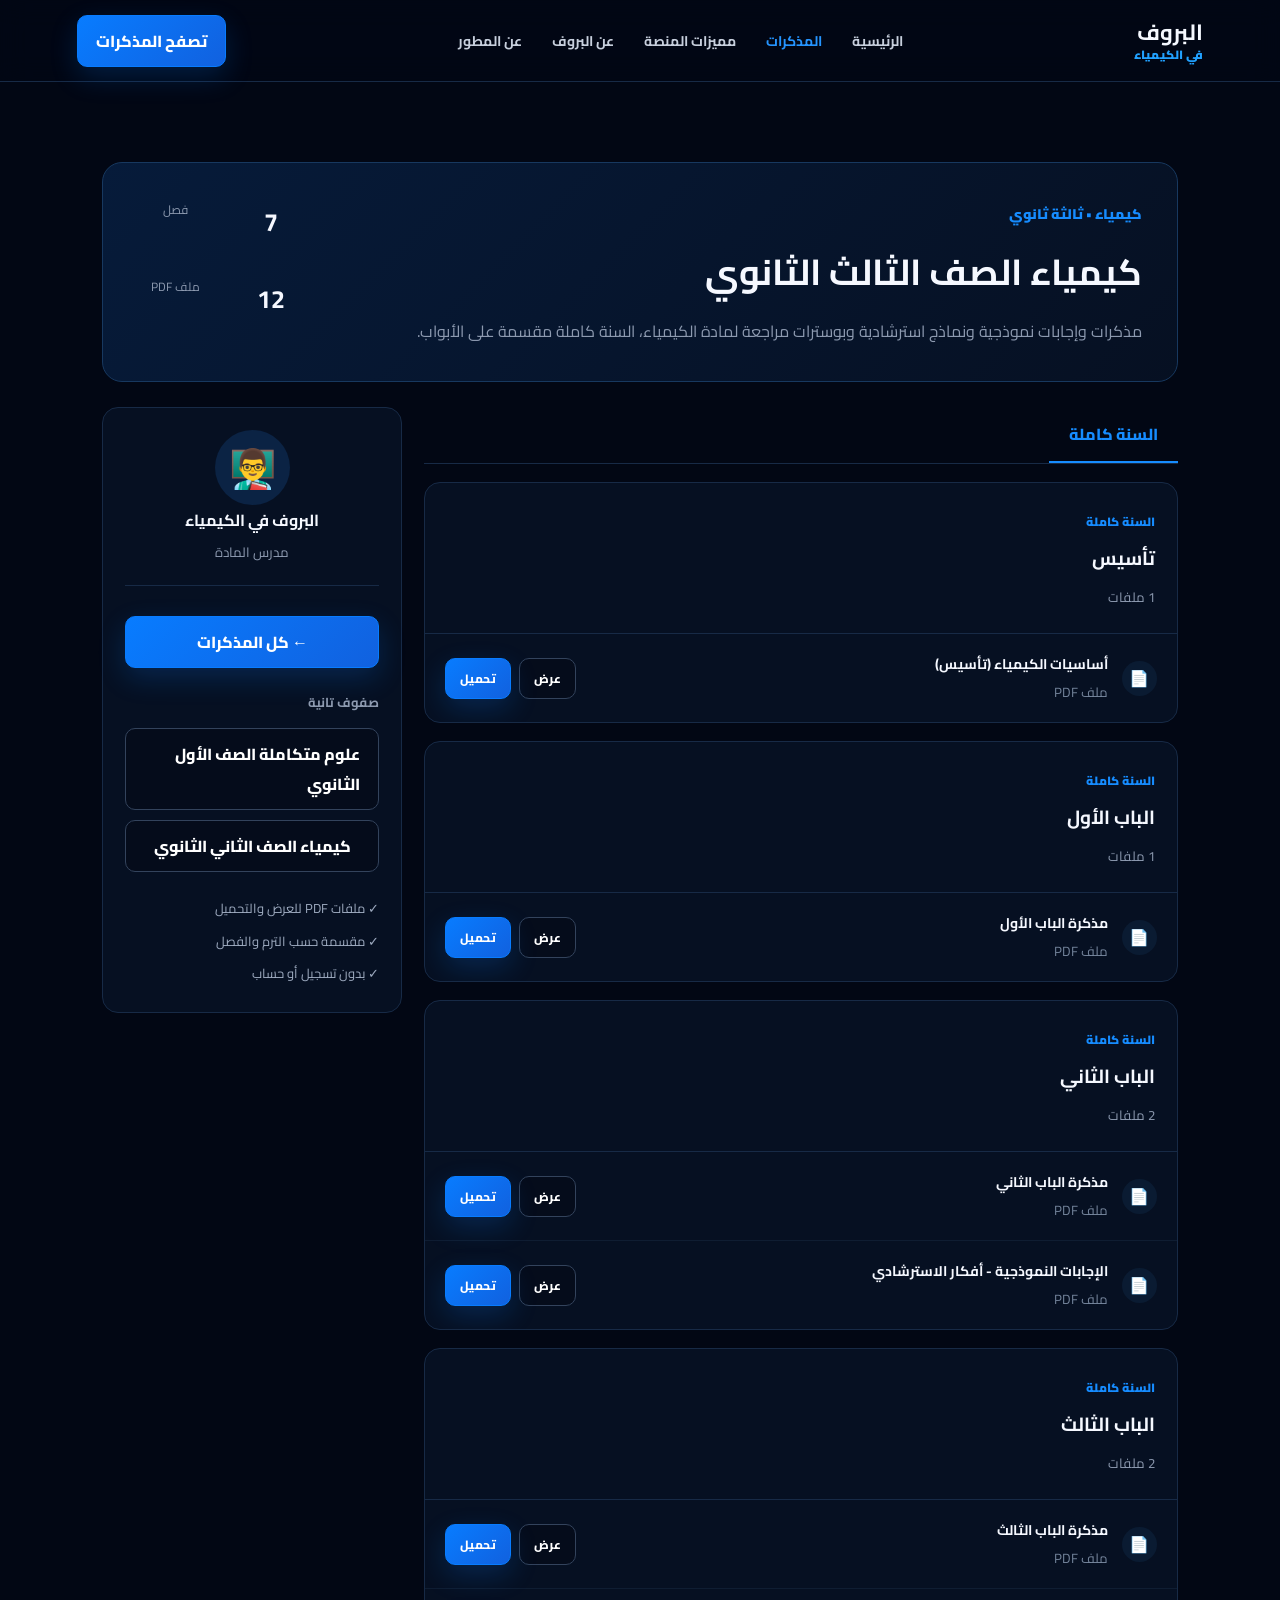
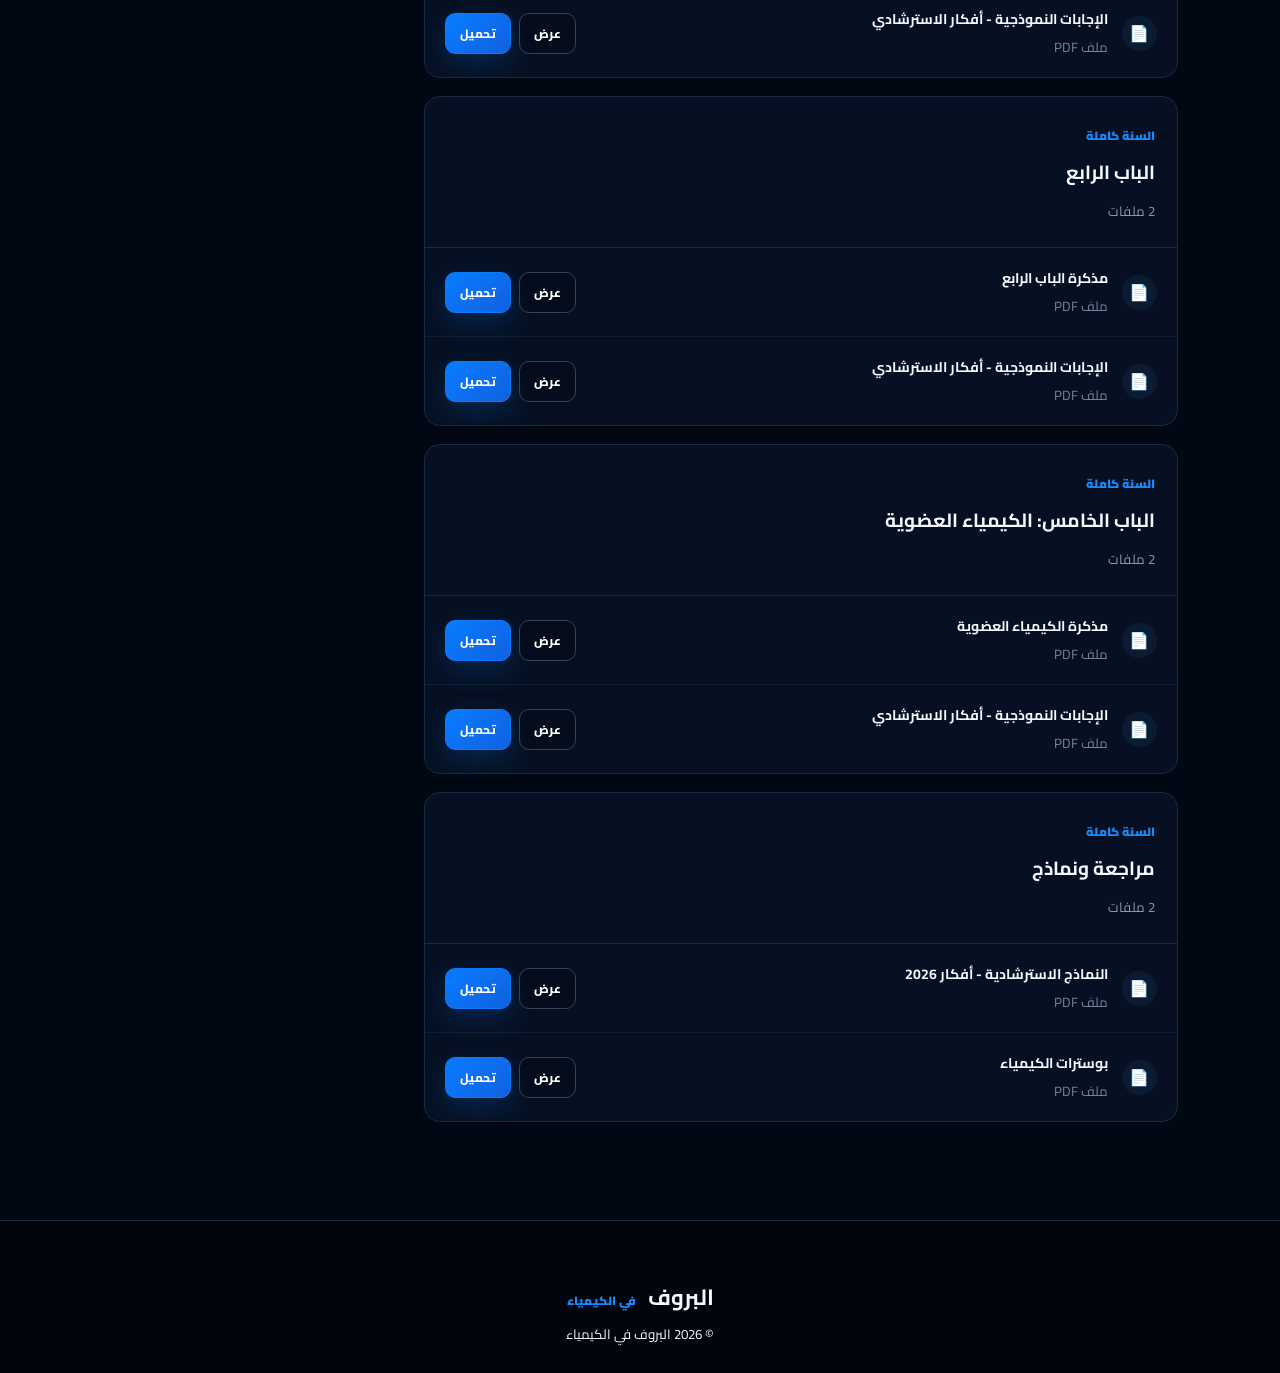
<file: course.html>
<!doctype html>
<html lang="ar" dir="rtl">
<head>
    <meta charset="utf-8">
    <meta name="viewport" content="width=device-width, initial-scale=1">
    <title>المذكرات | البروف</title>
    <link href="https://fonts.googleapis.com/css2?family=Cairo:wght@400;600;700;800;900&display=swap" rel="stylesheet">
    <link rel="stylesheet" href="style.css">
</head>

<body>
    <header class="header">
        <a class="brand" href="index.html">
            <b>البروف</b>
            <span>في الكيمياء</span>
        </a>
        <nav class="nav">
            <a href="index.html">الرئيسية</a>
            <a class="active" href="courses.html">المذكرات</a>
            <a href="index.html#features">مميزات المنصة</a>
            <a href="index.html#about">عن البروف</a>
            <a href="developer.html">عن المطور</a>
        </nav>
        <div class="header-actions">
            <a class="btn primary" href="courses.html">تصفح المذكرات</a>
        </div>
        <button class="mobile-menu" type="button" aria-label="القائمة">☰</button>
    </header>

    <main class="page">
        <div class="course-hero">
            <div>
                <span class="eyebrow" id="gradeEyebrow"></span>
                <h1 id="gradeTitle"></h1>
                <p id="gradeDesc"></p>
            </div>
            <div class="course-stat">
                <b id="gradeChapters">0</b>
                <span>فصل</span>
                <b id="gradeFiles">0</b>
                <span>ملف PDF</span>
            </div>
        </div>

        <div class="course-layout">
            <section>
                <div class="tabs" id="termTabs"></div>
                <div id="chapterList"></div>
            </section>

            <aside class="course-sidebar">
                <div class="teacher-mini">
                    <div>👨‍🏫</div>
                    <b>البروف في الكيمياء</b>
                    <small>مدرس المادة</small>
                </div>

                <a href="courses.html" class="btn primary full">← كل المذكرات</a>

                <h4>صفوف تانية</h4>
                <div id="otherGrades"></div>

                <div class="side-info">
                    <p>✓ ملفات PDF للعرض والتحميل</p>
                    <p>✓ مقسمة حسب الترم والفصل</p>
                    <p>✓ بدون تسجيل أو حساب</p>
                </div>
            </aside>
        </div>
    </main>

    <footer>
        <div class="footer-brand">
            <b>البروف</b>
            <span>في الكيمياء</span>
        </div>
        <small>© 2026 البروف في الكيمياء</small>
    </footer>

    <script src="data.js"></script>
    <script src="app.js"></script>
</body>
</html>
</file>
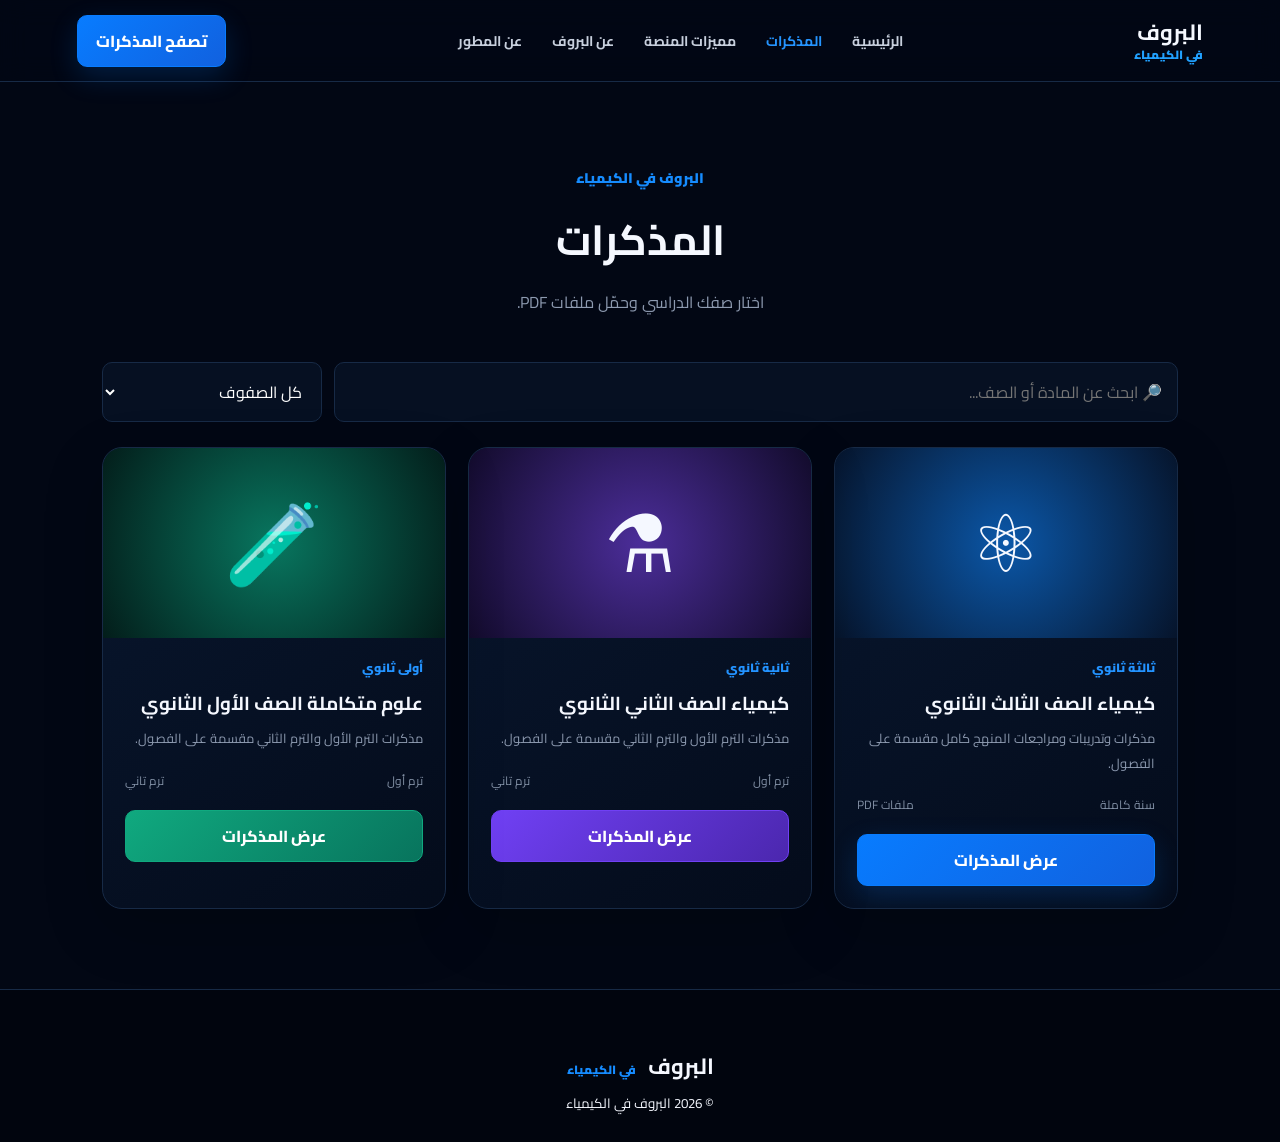
<file: courses.html>
<!doctype html>
<html lang="ar" dir="rtl">
<head>
    <meta charset="utf-8">
    <meta name="viewport" content="width=device-width, initial-scale=1">
    <title>المذكرات | البروف</title>
    <link href="https://fonts.googleapis.com/css2?family=Cairo:wght@400;600;700;800;900&display=swap" rel="stylesheet">
    <link rel="stylesheet" href="style.css">
</head>

<body>
    <header class="header">
        <a class="brand" href="index.html">
            <b>البروف</b>
            <span>في الكيمياء</span>
        </a>
        <nav class="nav">
            <a href="index.html">الرئيسية</a>
            <a class="active" href="courses.html">المذكرات</a>
            <a href="index.html#features">مميزات المنصة</a>
            <a href="index.html#about">عن البروف</a>
            <a href="developer.html">عن المطور</a>
        </nav>
        <div class="header-actions">
            <a class="btn primary" href="courses.html">تصفح المذكرات</a>
        </div>
        <button class="mobile-menu" type="button" aria-label="القائمة">☰</button>
    </header>

    <main class="page">
        <div class="page-title">
            <span>البروف في الكيمياء</span>
            <h1>المذكرات</h1>
            <p>اختار صفك الدراسي وحمّل ملفات PDF.</p>
        </div>

        <div class="filters">
            <input id="courseSearch" placeholder="🔎 ابحث عن المادة أو الصف..." autocomplete="off">
            <select id="gradeFilter">
                <option value="">كل الصفوف</option>
                <option value="third">ثالثة ثانوي</option>
                <option value="second">ثانية ثانوي</option>
                <option value="first">أولى ثانوي</option>
            </select>
        </div>

        <div class="course-grid">
            <article class="course-card searchable blue-card" data-grade="third">
                <div class="course-icon">⚛</div>
                <span>ثالثة ثانوي</span>
                <h3>كيمياء الصف الثالث الثانوي</h3>
                <p>مذكرات وتدريبات ومراجعات المنهج كامل مقسمة على الفصول.</p>
                <div class="course-meta">
                    <span>سنة كاملة</span>
                    <span>ملفات PDF</span>
                </div>
                <a href="course.html?grade=third" class="btn primary full">عرض المذكرات</a>
            </article>

            <article class="course-card searchable purple-card" data-grade="second">
                <div class="course-icon">⚗</div>
                <span>ثانية ثانوي</span>
                <h3>كيمياء الصف الثاني الثانوي</h3>
                <p>مذكرات الترم الأول والترم الثاني مقسمة على الفصول.</p>
                <div class="course-meta">
                    <span>ترم أول</span>
                    <span>ترم تاني</span>
                </div>
                <a href="course.html?grade=second" class="btn purple full">عرض المذكرات</a>
            </article>

            <article class="course-card searchable green-card" data-grade="first">
                <div class="course-icon">🧪</div>
                <span>أولى ثانوي</span>
                <h3>علوم متكاملة الصف الأول الثانوي</h3>
                <p>مذكرات الترم الأول والترم الثاني مقسمة على الفصول.</p>
                <div class="course-meta">
                    <span>ترم أول</span>
                    <span>ترم تاني</span>
                </div>
                <a href="course.html?grade=first" class="btn green full">عرض المذكرات</a>
            </article>
        </div>

        <p id="noResults" class="no-results" hidden>مفيش نتائج مطابقة لبحثك.</p>
    </main>

    <footer>
        <div class="footer-brand">
            <b>البروف</b>
            <span>في الكيمياء</span>
        </div>
        <small>© 2026 البروف في الكيمياء</small>
    </footer>

    <script src="app.js"></script>
</body>
</html>
</file>
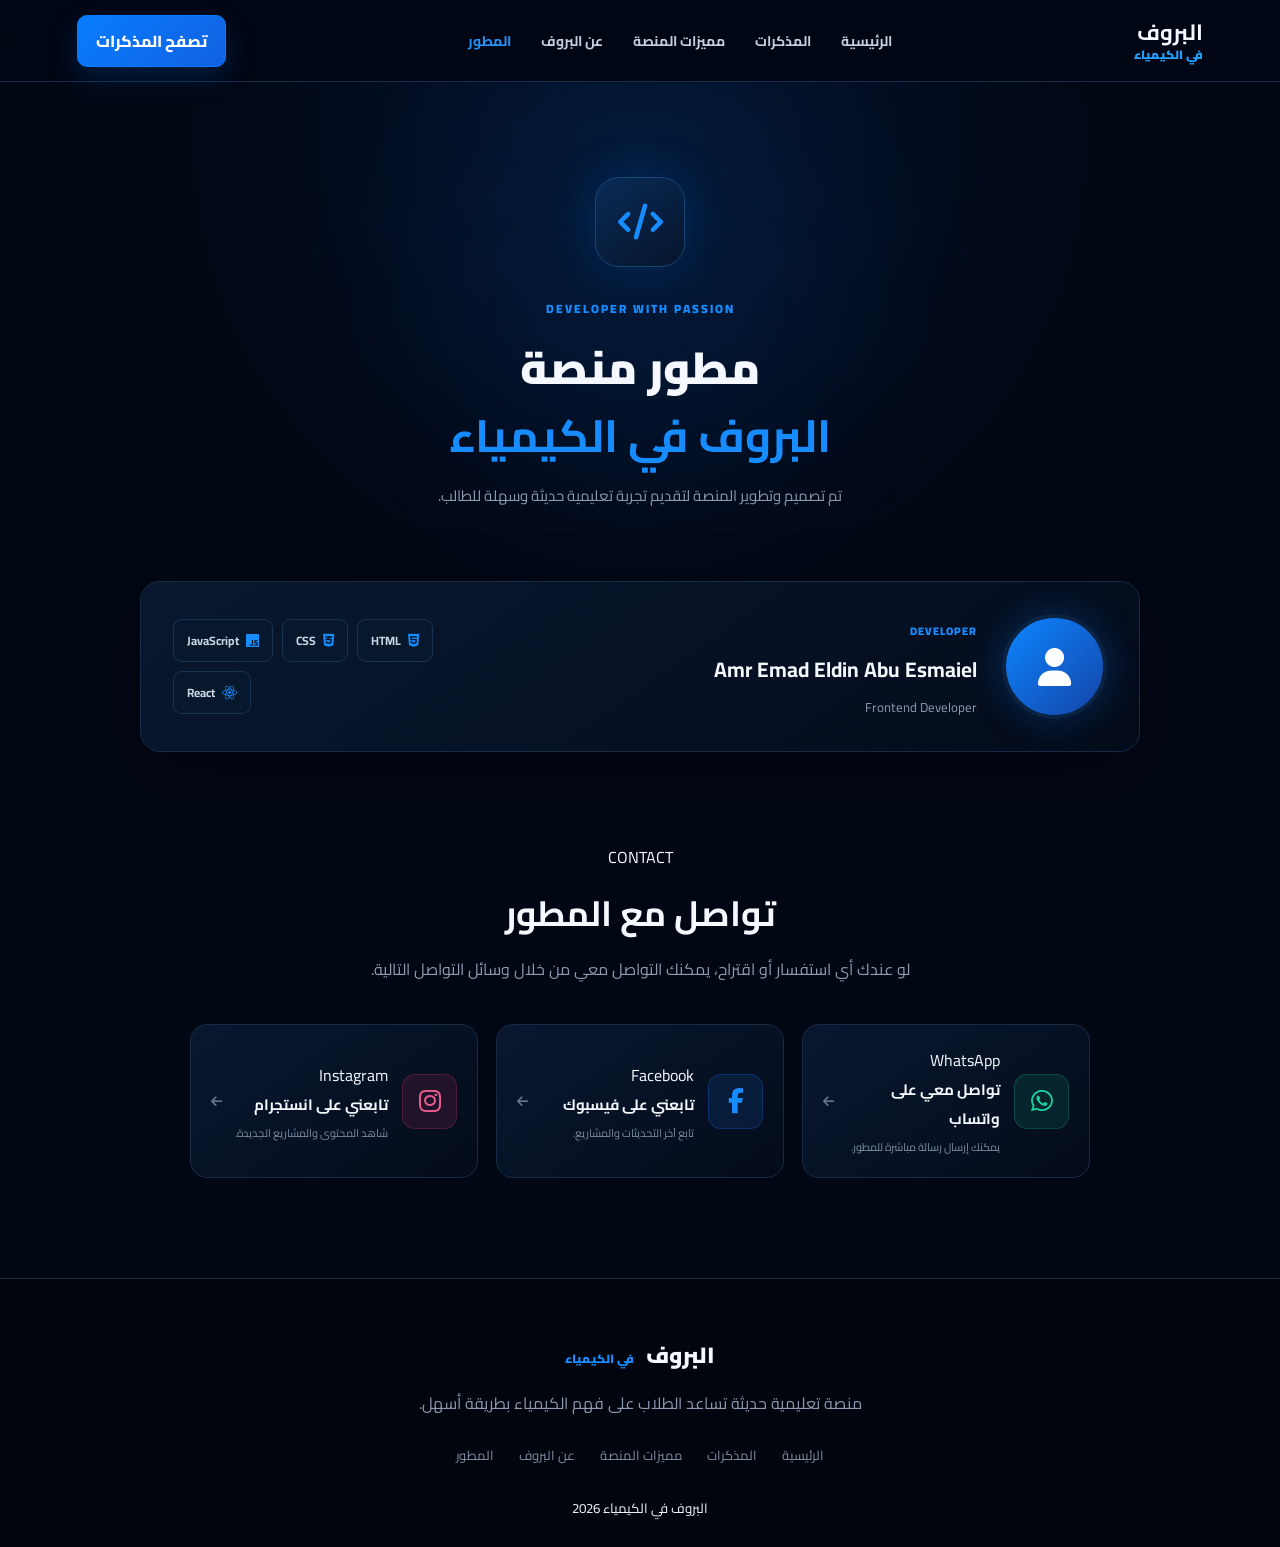
<file: developer.html>
<!DOCTYPE html>
<html lang="ar" dir="rtl">

<head>
    <meta charset="UTF-8">
    <meta name="viewport" content="width=device-width, initial-scale=1.0">

    <title>المطور | البروف في الكيمياء</title>

    <link rel="stylesheet" href="style.css">

    <link
        rel="stylesheet"
        href="https://fonts.googleapis.com/css2?family=Cairo:wght@400;500;600;700;800;900&display=swap"
    >

    <link
        rel="stylesheet"
        href="https://cdnjs.cloudflare.com/ajax/libs/font-awesome/6.5.2/css/all.min.css"
    >
</head>

<body>

    <!-- Header -->

    <header class="header">

        <a href="index.html" class="brand">
            <strong>البروف</strong>
            <span>في الكيمياء</span>
        </a>

        <nav class="nav">
            <a href="index.html">الرئيسية</a>
            <a href="courses.html">المذكرات</a>
            <a href="index.html#features">مميزات المنصة</a>
            <a href="index.html#about">عن البروف</a>
            <a href="developer.html" class="active">المطور</a>
        </nav>

        <div class="header-actions">
            <a href="courses.html" class="btn primary">تصفح المذكرات</a>
        </div>

        <button class="mobile-menu" type="button" aria-label="القائمة">
            <i class="fa-solid fa-bars"></i>
        </button>

    </header>


    

    <main class="developer-page">


        
        <section class="developer-hero">

            <div class="developer-glow"></div>

            <div class="developer-icon">
                <i class="fa-solid fa-code"></i>
            </div>

            <span>
                DEVELOPER WITH PASSION
            </span>

            <h1>

                مطور منصة

                <strong>
                    البروف في الكيمياء
                </strong>

            </h1>

            <p>
                تم تصميم وتطوير المنصة لتقديم تجربة تعليمية حديثة وسهلة للطالب.
            </p>

        </section>


        <!-- Developer Information -->

        <section class="developer-card">

            <div class="developer-avatar">

                <i class="fa-solid fa-user"></i>

            </div>


            <div class="developer-info">

                <small>
                    DEVELOPER
                </small>

                <h2>
                    Amr Emad Eldin Abu Esmaiel
                </h2>

                <p>
                    Frontend Developer
                </p>

            </div>


            <div class="developer-skills">

                <span>

                    <i class="fa-brands fa-html5"></i>

                    HTML

                </span>


                <span>

                    <i class="fa-brands fa-css3-alt"></i>

                    CSS

                </span>


                <span>

                    <i class="fa-brands fa-js"></i>

                    JavaScript

                </span>


                <span>

                    <i class="fa-brands fa-react"></i>

                    React

                </span>

            </div>

        </section>


        <!-- Contact Developer -->

        <section class="developer-contact">


            <div class="section-head developer-heading">

                <div>

                    <span>
                        CONTACT
                    </span>

                    <h2>
                        تواصل مع المطور
                    </h2>

                    <p>
                        لو عندك أي استفسار أو اقتراح، يمكنك التواصل معي من خلال وسائل التواصل التالية.
                    </p>

                </div>

            </div>


            <div class="developer-social">


                <!-- WhatsApp -->

                <a
                    href="https://wa.me/201040529398"
                    target="_blank"
                    rel="noopener noreferrer"
                    class="developer-social-card"
                >

                    <div class="developer-social-icon whatsapp">

                        <i class="fa-brands fa-whatsapp"></i>

                    </div>


                    <div class="developer-social-info">

                        <span>
                            WhatsApp
                        </span>

                        <h3>
                            تواصل معي على واتساب
                        </h3>

                        <p>
                            يمكنك إرسال رسالة مباشرة للمطور.
                        </p>

                    </div>


                    <div class="developer-arrow">

                        <i class="fa-solid fa-arrow-left"></i>

                    </div>

                </a>


                <!-- Facebook -->

                <a
                    href="https://www.facebook.com/amr.e.haleem"
                    target="_blank"
                    rel="noopener noreferrer"
                    class="developer-social-card"
                >

                    <div class="developer-social-icon facebook">

                        <i class="fa-brands fa-facebook-f"></i>

                    </div>


                    <div class="developer-social-info">

                        <span>
                            Facebook
                        </span>

                        <h3>
                            تابعني على فيسبوك
                        </h3>

                        <p>
                            تابع آخر التحديثات والمشاريع.
                        </p>

                    </div>


                    <div class="developer-arrow">

                        <i class="fa-solid fa-arrow-left"></i>

                    </div>

                </a>


                <!-- Instagram -->

                <a
                    href="https://www.instagram.com/_a_e.7"
                    target="_blank"
                    rel="noopener noreferrer"
                    class="developer-social-card"
                >

                    <div class="developer-social-icon instagram">

                        <i class="fa-brands fa-instagram"></i>

                    </div>


                    <div class="developer-social-info">

                        <span>
                            Instagram
                        </span>

                        <h3>
                            تابعني على انستجرام
                        </h3>

                        <p>
                            شاهد المحتوى والمشاريع الجديدة.
                        </p>

                    </div>


                    <div class="developer-arrow">

                        <i class="fa-solid fa-arrow-left"></i>

                    </div>

                </a>


            </div>

        </section>

    </main>


    <!-- Footer -->

    <footer>

        <div class="footer-brand">

            البروف

            <span>
                في الكيمياء
            </span>

        </div>


        <p>
            منصة تعليمية حديثة تساعد الطلاب على فهم الكيمياء بطريقة أسهل.
        </p>


        <div class="footer-links">
            <a href="index.html">الرئيسية</a>
            <a href="courses.html">المذكرات</a>
            <a href="index.html#features">مميزات المنصة</a>
            <a href="index.html#about">عن البروف</a>
            <a href="developer.html">المطور</a>
        </div>


        <small>
            البروف في الكيمياء 2026
        </small>

    </footer>


    <script src="app.js"></script>

</body>

</html>
</file>
<file: style.css>
* {
  margin: 0;
  padding: 0;
  box-sizing: border-box;
}

html {
  scroll-behavior: smooth;
}

body {
  font-family: Cairo, sans-serif;
  background: #020714;
  color: #f5f8ff;
  min-height: 100vh;
}

a {
  text-decoration: none;
  color: inherit;
}

button,
input,
select,
textarea {
  font: inherit;
}

button {
  cursor: pointer;
}

:root {
  --blue: #087cff;
  --blue2: #21a1ff;
  --bg: #020714;
  --panel: #061022;
  --line: #172a46;
  --muted: #8d9ab0;
  --purple: #7b4cff;
  --green: #12b889;
}

.header {
  height: 82px;
  padding: 0 6%;
  display: flex;
  align-items: center;
  justify-content: space-between;
  border-bottom: 1px solid var(--line);
  background: rgba(2, 7, 20, 0.9);
  backdrop-filter: blur(14px);
  position: sticky;
  top: 0;
  z-index: 100;
}

.brand {
  display: flex;
  flex-direction: column;
  font-size: 22px;
  font-weight: 900;
  line-height: 1;
}

.brand span {
  font-size: 12px;
  color: var(--blue2);
  margin-top: 6px;
}

.nav {
  display: flex;
  gap: 30px;
  color: #c7cfdd;
  font-size: 14px;
  font-weight: 700;
}

.nav a:hover,
.nav .active {
  color: #2594ff;
}

.header-actions {
  display: flex;
  gap: 9px;
}

.btn {
  display: inline-flex;
  align-items: center;
  justify-content: center;
  border-radius: 10px;
  padding: 10px 18px;
  border: 1px solid var(--line);
  font-weight: 800;
  transition: 0.25s;
}

.btn.primary {
  background: linear-gradient(135deg, #087cff, #1161df);
  border-color: #087cff;
  color: #fff;
  box-shadow: 0 10px 28px rgba(8, 124, 255, 0.2);
}

.btn.ghost {
  background: #050c1b;
  border-color: #33435c;
  color: #fff;
}

.btn.purple {
  background: linear-gradient(135deg, #7040f4, #4b27ae);
  border-color: #7040f4;
  color: #fff;
}

.btn.green {
  background: linear-gradient(135deg, #10a97f, #08745d);
  border-color: #10a97f;
  color: #fff;
}

.btn.big {
  padding: 14px 25px;
}

.btn.full {
  width: 100%;
}

.btn:hover {
  transform: translateY(-2px);
  filter: brightness(1.08);
}

.mobile-menu {
  display: none;
  background: none;
  border: 0;
  color: #fff;
  font-size: 25px;
}

.hero {
  min-height: 690px;
  padding: 70px 8%;
  display: flex;
  align-items: center;
  justify-content: space-between;
  gap: 40px;
  overflow: hidden;
  background:
    radial-gradient(
      circle at 75% 45%,
      rgba(0, 93, 255, 0.16),
      transparent 35%
    ),
    linear-gradient(180deg, #030916, #020714);
}

.hero-copy {
  max-width: 650px;
}

.eyebrow,
.section-head > span,
.page-title > span {
  color: #168cff;
  font-weight: 900;
  font-size: 14px;
}

.hero h1 {
  font-size: 55px;
  line-height: 1.35;
  margin: 17px 0;
  font-weight: 900;
}

.hero h1 span {
  display: block;
  color: #138bff;
}

.hero p {
  color: var(--muted);
  line-height: 2;
  font-size: 17px;
}

.hero-actions {
  display: flex;
  gap: 12px;
  margin-top: 28px;
}

.stats {
  display: flex;
  gap: 55px;
  margin-top: 45px;
}

.stats b {
  font-size: 27px;
  display: block;
}

.stats span {
  color: var(--muted);
  font-size: 13px;
}

.hero-visual {
  height: 520px;
  width: 520px;
  position: relative;
  display: grid;
  place-items: center;
}

.hero-visual:after {
  content: "";
  position: absolute;
  width: 360px;
  height: 90px;
  background: #087cff;
  opacity: 0.14;
  filter: blur(65px);
  bottom: 50px;
}

.hero-glow {
  position: absolute;
  width: 330px;
  height: 330px;
  border-radius: 50%;
  background: #087cff;
  opacity: 0.07;
  filter: blur(30px);
}

#atom-home,
#atom-about,
#atom-auth,
#atom-loader {
  width: 100%;
  height: 100%;
  position: relative;
  z-index: 2;
}

.section {
  padding: 100px 8%;
}

.section-head {
  text-align: center;
  margin-bottom: 48px;
}

.section-head h2 {
  font-size: 35px;
  margin: 8px 0;
}

.section-head p {
  color: var(--muted);
}

.feature-grid {
  display: grid;
  grid-template-columns: repeat(4, 1fr);
  gap: 18px;
}

.glass-card,
.course-card,
.exam-card,
.profile-card,
.contact-form,
.contact-info > div,
.dash-panel {
  background: linear-gradient(
    145deg,
    rgba(9, 24, 48, 0.95),
    rgba(4, 12, 27, 0.95)
  );
  border: 1px solid var(--line);
  box-shadow: 0 20px 60px rgba(0, 0, 0, 0.18);
}

.feature {
  padding: 30px 20px;
  text-align: center;
  border-radius: 18px;
  transition: 0.3s;
}

.feature:hover,
.course-card:hover,
.exam-card:hover {
  transform: translateY(-7px);
  border-color: #1c67b5;
}

.feature i {
  font-style: normal;
  width: 62px;
  height: 62px;
  border-radius: 16px;
  display: grid;
  place-items: center;
  margin: auto;
  background: #061d3e;
  color: #2697ff;
  font-size: 25px;
  border: 1px solid #103d70;
}

.feature h3 {
  margin: 18px 0 8px;
}

.feature p,
.course-card p,
.exam-card p {
  color: var(--muted);
  font-size: 13px;
  line-height: 1.9;
}

.courses-preview {
  background: #020714;
}

.course-grid {
  display: grid;
  grid-template-columns: repeat(3, 1fr);
  gap: 22px;
}

.course-card {
  border-radius: 20px;
  overflow: hidden;
  padding-bottom: 22px;
}

.course-icon {
  height: 190px;
  display: grid;
  place-items: center;
  font-size: 80px;
  background: radial-gradient(circle, #0b57a8, #06142b);
}

.purple-card .course-icon {
  background: radial-gradient(circle, #4b2d99, #120b2b);
}

.green-card .course-icon {
  background: radial-gradient(circle, #08765f, #031d1a);
}

.course-card > span {
  display: inline-block;
  margin: 18px 22px 0;
  color: #2393ff;
  font-size: 12px;
  font-weight: 900;
}

.course-card h3 {
  margin: 5px 22px;
}

.course-card p {
  margin: 0 22px;
}

.course-meta {
  display: flex;
  justify-content: space-between;
  color: #8290a5;
  font-size: 12px;
  margin: 18px 22px;
}

.course-card .btn {
  margin: 0 22px;
  width: calc(100% - 44px);
}

.about-section {
  padding: 100px 8%;
  display: flex;
  align-items: center;
  gap: 70px;
  background: linear-gradient(180deg, #030a17, #020714);
}

.about-visual {
  width: 50%;
  height: 430px;
}

.about-copy {
  flex: 1;
}

.about-copy h2 {
  font-size: 40px;
  margin: 10px 0 18px;
}

.about-copy > p {
  color: var(--muted);
  line-height: 2;
}

.about-copy ul {
  list-style: none;
  line-height: 2.5;
  margin: 20px 0;
  color: #dbe5f4;
}

.cta {
  text-align: center;
  padding: 100px 8%;
  background:
    radial-gradient(
      circle at center,
      rgba(8, 124, 255, 0.18),
      transparent 45%
    ),
    #020714;
}

.cta > span {
  color: #168cff;
  font-weight: 900;
}

.cta h2 {
  font-size: 38px;
  margin: 10px;
}

.cta p {
  color: var(--muted);
  margin-bottom: 25px;
}

footer {
  padding: 55px 8% 25px;
  text-align: center;
  border-top: 1px solid var(--line);
  background: #01050e;
}

footer p {
  color: var(--muted);
  margin: 12px 0 25px;
}

.footer-brand {
  font-size: 22px;
  font-weight: 900;
}

.footer-brand span {
  color: #168cff;
  font-size: 12px;
  margin-right: 7px;
}

.footer-links {
  display: flex;
  justify-content: center;
  gap: 25px;
  color: #8290a5;
  font-size: 13px;
  margin-bottom: 25px;
}

#loader {
  position: fixed;
  inset: 0;
  background: radial-gradient(circle at center, #061b3d, #01040b 65%);
  z-index: 9999;
  display: flex;
  flex-direction: column;
  align-items: center;
  justify-content: center;
  text-align: center;
  transition: 0.8s;
}

.loading {
  overflow: hidden;
}

.loader-brand {
  font-size: 32px;
  font-weight: 900;
  line-height: 1.1;
}

.loader-brand span {
  display: block;
  color: #168cff;
  font-size: 14px;
  margin-top: 6px;
}

#atom-loader {
  width: min(650px, 82vw);
  height: min(470px, 52vh);
}

#loader h2 {
  font-size: 20px;
  margin-top: -15px;
}

#loader p {
  color: #c1cada;
  margin: 8px 0 18px;
}

.load-track {
  width: min(470px, 75vw);
  height: 10px;
  border-radius: 20px;
  background: #13223b;
  border: 1px solid #254364;
  overflow: hidden;
}

.load-track div {
  height: 100%;
  width: 0;
  background: linear-gradient(90deg, #087cff, #1e9aff);
  box-shadow: 0 0 20px #087cff;
}

.load-track + #load-number {
  margin-top: 9px;
  font-size: 17px;
}

.loader-hide {
  opacity: 0;
  visibility: hidden;
}

.page {
  padding: 80px 8%;
  min-height: calc(100vh - 160px);
}

.page.narrow {
  max-width: 900px;
  margin: auto;
}

.page-title {
  text-align: center;
  margin-bottom: 45px;
}

.page-title h1 {
  font-size: 42px;
  margin: 8px;
}

.page-title p {
  color: var(--muted);
}

.filters {
  display: flex;
  gap: 12px;
  margin-bottom: 25px;
}

.filters input,
.filters select {
  background: #061022;
  border: 1px solid var(--line);
  color: #fff;
  padding: 13px 15px;
  border-radius: 10px;
  outline: none;
}

.filters input {
  flex: 1;
}

.filters select {
  width: 220px;
}

.course-hero {
  background: linear-gradient(135deg, #061b3a, #061022);
  border: 1px solid #17385f;
  border-radius: 20px;
  padding: 35px;
  display: flex;
  justify-content: space-between;
  gap: 30px;
  margin-bottom: 25px;
}

.course-hero h1 {
  font-size: 36px;
  margin: 10px 0;
}

.course-hero p {
  color: var(--muted);
}

.course-stat {
  display: grid;
  grid-template-columns: 1fr 1fr;
  gap: 5px 20px;
  text-align: center;
  min-width: 170px;
}

.course-stat b {
  font-size: 25px;
}

.course-stat span {
  color: var(--muted);
  font-size: 12px;
}

.progress-line {
  height: 7px;
  background: #15253c;
  border-radius: 20px;
  overflow: hidden;
  margin-top: 20px;
}

.progress-line span {
  display: block;
  height: 100%;
  background: #0c86ff;
  border-radius: 20px;
}

.course-layout {
  display: grid;
  grid-template-columns: 1fr 300px;
  gap: 22px;
}

.tabs {
  display: flex;
  gap: 7px;
  border-bottom: 1px solid var(--line);
  margin-bottom: 18px;
}

.tab {
  background: none;
  color: #8d9ab0;
  border: 0;
  padding: 12px 20px;
  font-weight: 800;
}

.tab.active {
  color: #168cff;
  border-bottom: 2px solid #168cff;
}

.unit {
  background: #061022;
  border: 1px solid var(--line);
  border-radius: 16px;
  margin-bottom: 18px;
  overflow: hidden;
}

.unit-title {
  padding: 22px;
  border-bottom: 1px solid var(--line);
}

.unit-title span {
  color: #168cff;
  font-size: 12px;
  font-weight: 900;
}

.unit-title h2 {
  font-size: 19px;
  margin: 5px 0;
}

.unit-title small {
  color: var(--muted);
}

.lesson-row {
  display: flex;
  align-items: center;
  gap: 14px;
  padding: 17px 20px;
  border-bottom: 1px solid #0f1d32;
}

.lesson-row:last-child {
  border: 0;
}

.lesson-number {
  width: 35px;
  height: 35px;
  border-radius: 50%;
  display: grid;
  place-items: center;
  background: #0a1b32;
  color: #168cff;
}

.lesson-row.done .lesson-number {
  background: #063c2e;
  color: #19d19b;
}

.lesson-row div {
  flex: 1;
}

.lesson-row b {
  display: block;
  font-size: 14px;
}

.lesson-row small {
  display: block;
  color: #75859c;
  margin-top: 3px;
}

.lesson-row em {
  font-style: normal;
  color: #168cff;
  font-size: 12px;
}

.locked {
  opacity: 0.55;
}

.course-sidebar {
  background: #061022;
  border: 1px solid var(--line);
  border-radius: 16px;
  padding: 22px;
  height: max-content;
}

.teacher-mini {
  text-align: center;
  border-bottom: 1px solid var(--line);
  padding-bottom: 20px;
  margin-bottom: 20px;
}

.teacher-mini div {
  width: 75px;
  height: 75px;
  border-radius: 50%;
  display: grid;
  place-items: center;
  margin: auto;
  background: #0b2344;
  font-size: 38px;
}

.teacher-mini b,
.teacher-mini small {
  display: block;
}

.teacher-mini small {
  color: var(--muted);
  margin-top: 5px;
}

.side-info {
  margin-top: 20px;
  color: #9eabc0;
  line-height: 2.5;
  font-size: 13px;
}

.exam-grid {
  display: grid;
  grid-template-columns: repeat(3, 1fr);
  gap: 22px;
}

.exam-card {
  border-radius: 18px;
  padding: 25px;
}

.exam-icon {
  font-size: 45px;
  margin-bottom: 18px;
}

.exam-card > span {
  color: #168cff;
  font-size: 12px;
  font-weight: 900;
}

.exam-card h2 {
  font-size: 20px;
  margin: 7px 0;
}

.exam-result {
  background: #07182d;
  padding: 10px;
  border-radius: 9px;
  color: #8d9ab0;
  font-size: 12px;
  margin: 20px 0;
}

.exam-result b {
  color: #19d19b;
}

.auth-page {
  background:
    radial-gradient(
      circle at 70% 40%,
      rgba(0, 100, 255, 0.15),
      transparent 35%
    ),
    #01050d;
}

.auth-wrap {
  min-height: 100vh;
  display: grid;
  grid-template-columns: 1fr 1fr;
  max-width: 1350px;
  margin: auto;
}

.auth-art {
  display: flex;
  flex-direction: column;
  align-items: center;
  justify-content: center;
  text-align: center;
  background:
    radial-gradient(
      circle at center,
      rgba(8, 124, 255, 0.16),
      transparent 48%
    );
  border-left: 1px solid var(--line);
}

.auth-logo {
  font-size: 26px;
  font-weight: 900;
}

.auth-logo span {
  display: block;
  color: #168cff;
  font-size: 13px;
}

#atom-auth {
  width: min(550px, 90%);
  height: 420px;
}

.auth-art h2 {
  font-size: 25px;
}

.auth-art p {
  color: var(--muted);
}

.auth-box {
  max-width: 500px;
  width: 100%;
  padding: 50px;
  margin: auto;
}

.back {
  color: #168cff;
  font-size: 13px;
}

.auth-brand {
  margin: 40px 0 25px;
}

.auth-brand b {
  font-size: 27px;
  display: block;
}

.auth-brand span {
  color: #168cff;
  font-size: 13px;
  font-weight: 800;
}

.auth-box h1 {
  font-size: 30px;
}

.muted {
  color: var(--muted);
  font-size: 13px;
  margin: 5px 0 25px;
}

.auth-box form label {
  display: block;
  font-size: 13px;
  font-weight: 700;
  margin: 14px 0 7px;
}

.auth-box input,
.auth-box select {
  width: 100%;
  padding: 13px 14px;
  background: #050d1b;
  border: 1px solid #1a2d49;
  border-radius: 9px;
  color: #fff;
  outline: none;
}

.password {
  position: relative;
}

.password input {
  padding-left: 70px;
}

.toggle-pass {
  position: absolute;
  left: 8px;
  top: 8px;
  background: none;
  border: 0;
  color: #168cff;
  font-size: 12px;
}

.form-row {
  display: flex !important;
  justify-content: space-between;
  align-items: center;
  margin: 12px 0 !important;
}

.form-row a {
  color: #168cff;
  font-size: 12px;
}

.check {
  display: flex !important;
  align-items: center;
  gap: 7px;
  color: #9eabc0;
  font-weight: 500 !important;
}

.check input {
  width: auto;
}

.switch {
  text-align: center;
  color: var(--muted);
  font-size: 13px;
  margin-top: 22px;
}

.switch a {
  color: #168cff;
  font-weight: 800;
}

.two-inputs {
  display: grid;
  grid-template-columns: 1fr 1fr;
  gap: 12px;
}

.dashboard {
  display: grid;
  grid-template-columns: 230px 1fr;
  max-width: 1400px;
  margin: auto;
  min-height: calc(100vh - 82px);
}

.dash-side {
  border-left: 1px solid var(--line);
  padding: 35px 18px;
  background: #030a16;
}

.dash-avatar,
.big-avatar {
  width: 70px;
  height: 70px;
  border-radius: 50%;
  background: linear-gradient(135deg, #0c86ff, #1544a8);
  display: grid;
  place-items: center;
  font-size: 28px;
  font-weight: 900;
}

.dash-side h3 {
  margin-top: 15px;
}

.dash-side p {
  color: var(--muted);
  font-size: 12px;
  margin-bottom: 25px;
}

.dash-side a {
  display: block;
  padding: 12px;
  border-radius: 8px;
  color: #8d9ab0;
  font-size: 13px;
  margin: 5px 0;
}

.dash-side a:hover,
.dash-side .selected {
  background: #08203e;
  color: #168cff;
}

.dash-main {
  padding: 40px;
}

.dash-welcome {
  display: flex;
  align-items: center;
  justify-content: space-between;
}

.dash-welcome span {
  color: #168cff;
  font-size: 13px;
  font-weight: 900;
}

.dash-welcome h1 {
  font-size: 30px;
}

.dash-welcome p {
  color: var(--muted);
}

.dash-stats {
  display: grid;
  grid-template-columns: repeat(4, 1fr);
  gap: 15px;
  margin: 28px 0;
}

.dash-stats > div {
  padding: 20px;
  background: #061022;
  border: 1px solid var(--line);
  border-radius: 14px;
}

.dash-stats small,
.dash-stats span {
  display: block;
  color: #8290a5;
  font-size: 11px;
}

.dash-stats b {
  display: block;
  font-size: 28px;
  margin: 6px 0;
}

.dash-stats span {
  color: #1acb9b;
}

.dash-grid {
  display: grid;
  grid-template-columns: 1.5fr 1fr;
  gap: 20px;
}

.dash-panel {
  border-radius: 16px;
  padding: 22px;
}

.panel-title {
  display: flex;
  justify-content: space-between;
  align-items: center;
  margin-bottom: 20px;
}

.panel-title h2 {
  font-size: 18px;
}

.panel-title a {
  color: #168cff;
  font-size: 12px;
}

.my-course {
  display: flex;
  align-items: center;
  gap: 12px;
  padding: 15px 0;
  border-bottom: 1px solid var(--line);
}

.my-course:last-child {
  border: 0;
}

.mini-icon {
  width: 50px;
  height: 50px;
  border-radius: 12px;
  display: grid;
  place-items: center;
  font-size: 25px;
}

.blue-bg {
  background: #082a55;
}

.purple-bg {
  background: #271450;
}

.grow {
  flex: 1;
}

.grow > b,
.grow > small {
  display: block;
}

.grow small {
  color: #8190a7;
  font-size: 11px;
  margin-top: 4px;
}

.grow .progress-line {
  margin-top: 9px;
}

.my-course .btn {
  padding: 8px 13px;
  font-size: 11px;
}

.activity {
  display: flex;
  gap: 12px;
  padding: 15px 0;
  border-bottom: 1px solid var(--line);
}

.activity > span {
  width: 35px;
  height: 35px;
  border-radius: 50%;
  background: #08203e;
  display: grid;
  place-items: center;
  color: #168cff;
}

.activity b,
.activity small {
  display: block;
}

.activity small {
  color: #7e8ba0;
  font-size: 11px;
  margin-top: 4px;
}

.lesson-page {
  padding: 35px 7%;
  max-width: 1450px;
  margin: auto;
}

.video-box {
  background: #000;
  border: 1px solid #173052;
  border-radius: 16px;
  overflow: hidden;
}

.video-screen {
  height: 550px;
  display: grid;
  place-items: center;
  position: relative;
  background:
    radial-gradient(
      circle at center,
      rgba(8, 124, 255, 0.18),
      transparent 35%
    ),
    linear-gradient(135deg, #030812, #06152c);
}

.video-screen:before {
  content: "⚛";
  font-size: 130px;
  color: #168cff;
  filter: drop-shadow(0 0 35px #087cff);
  opacity: 0.6;
}

.video-screen .play {
  position: absolute;
  width: 75px;
  height: 75px;
  border-radius: 50%;
  background: #087cff;
  display: grid;
  place-items: center;
  font-size: 25px;
  box-shadow: 0 0 40px rgba(8, 124, 255, 0.6);
}

.video-screen > span {
  position: absolute;
  bottom: 25px;
  color: #c8d1df;
}

.video-bottom {
  display: flex;
  justify-content: space-between;
  padding: 16px 20px;
}

.lesson-layout {
  display: grid;
  grid-template-columns: 1fr 330px;
  gap: 22px;
  margin-top: 22px;
}

.lesson-main {
  background: #061022;
  border: 1px solid var(--line);
  border-radius: 16px;
  padding: 28px;
}

.lesson-main h1 {
  font-size: 28px;
  margin: 8px 0;
}

.lesson-main > p {
  color: var(--muted);
  line-height: 2;
}

.lesson-actions {
  display: flex;
  gap: 10px;
  margin: 25px 0;
}

.lesson-notes {
  border-top: 1px solid var(--line);
  padding-top: 20px;
}

.note {
  padding: 15px;
  background: #07182d;
  border-radius: 10px;
  margin-top: 10px;
}

.note p {
  color: #8795aa;
  font-size: 13px;
  margin-top: 5px;
}

.lesson-list {
  background: #061022;
  border: 1px solid var(--line);
  border-radius: 16px;
  padding: 18px;
  height: max-content;
}

.lesson-list h3 {
  margin-bottom: 10px;
}

.lesson-list a {
  display: block;
  padding: 14px;
  border-bottom: 1px solid var(--line);
  font-size: 12px;
  color: #aeb9c9;
}

.lesson-list a.current {
  background: #082343;
  color: #168cff;
  border-radius: 8px;
}

.lesson-list small {
  display: block;
  color: #68778d;
  margin-top: 3px;
}

.profile-card {
  border-radius: 18px;
  padding: 30px;
}

.profile-head {
  display: flex;
  align-items: center;
  gap: 15px;
  padding-bottom: 25px;
  border-bottom: 1px solid var(--line);
  margin-bottom: 20px;
}

.profile-head p {
  color: var(--muted);
  font-size: 13px;
}

.profile-card label {
  display: block;
  font-size: 13px;
  font-weight: 700;
  margin: 14px 0 7px;
}

.profile-card input,
.profile-card select,
.contact-form input,
.contact-form textarea {
  width: 100%;
  padding: 13px 14px;
  background: #050d1b;
  border: 1px solid #1a2d49;
  border-radius: 9px;
  color: #fff;
  outline: none;
}

.contact-grid {
  display: grid;
  grid-template-columns: 1fr 1fr;
  gap: 25px;
}

.contact-info {
  display: grid;
  gap: 15px;
}

.contact-info > div {
  border-radius: 15px;
  padding: 25px;
}

.contact-info i {
  width: 45px;
  height: 45px;
  display: grid;
  place-items: center;
  background: #08203e;
  border-radius: 10px;
  color: #168cff;
  font-style: normal;
}

.contact-info h3 {
  margin: 12px 0 5px;
}

.contact-info p {
  color: var(--muted);
  font-size: 13px;
}

.contact-form {
  padding: 28px;
  border-radius: 15px;
}

.contact-form label {
  display: block;
  font-size: 13px;
  margin: 12px 0 7px;
}

.contact-form textarea {
  resize: vertical;
}

@media (max-width: 1000px) {
  .nav {
    display: none;
  }

  .mobile-menu {
    display: block;
  }

  .feature-grid {
    grid-template-columns: 1fr 1fr;
  }

  .hero {
    flex-direction: column;
    text-align: center;
  }

  .hero-copy {
    max-width: 800px;
  }

  .hero p {
    max-width: 700px;
    margin: auto;
  }

  .hero-actions,
  .stats {
    justify-content: center;
  }

  .hero-visual {
    width: 430px;
    height: 430px;
  }

  .course-grid {
    grid-template-columns: 1fr 1fr;
  }

  .about-section {
    flex-direction: column;
  }

  .about-visual {
    width: 100%;
  }

  .course-layout,
  .lesson-layout,
  .dash-grid {
    grid-template-columns: 1fr;
  }

  .dashboard {
    grid-template-columns: 1fr;
  }

  .dash-side {
    display: none;
  }

  .dash-main {
    padding: 25px;
  }

  .dash-stats {
    grid-template-columns: 1fr 1fr;
  }

  .auth-wrap {
    grid-template-columns: 1fr;
  }

  .auth-art {
    display: none;
  }

  .auth-box {
    max-width: 560px;
  }

  .exam-grid {
    grid-template-columns: 1fr 1fr;
  }
}

@media (max-width: 650px) {
  .header {
    padding: 0 5%;
  }

  .header-actions {
    display: none;
  }

  .nav.mobile-open {
    display: flex;
    position: absolute;
    top: 82px;
    right: 0;
    width: 100%;
    padding: 20px;
    background: #030916;
    flex-direction: column;
    text-align: center;
    gap: 18px;
  }

  .hero {
    padding: 55px 5%;
  }

  .hero h1 {
    font-size: 36px;
  }

  .hero p {
    font-size: 14px;
  }

  .hero-actions {
    flex-direction: column;
  }

  .stats {
    gap: 25px;
  }

  .hero-visual {
    width: 320px;
    height: 320px;
  }

  .section {
    padding: 75px 5%;
  }

  .section-head h2 {
    font-size: 27px;
  }

  .feature-grid,
  .course-grid,
  .exam-grid,
  .contact-grid {
    grid-template-columns: 1fr;
  }

  .filters {
    flex-direction: column;
  }

  .filters select {
    width: 100%;
  }

  .page {
    padding: 65px 5%;
  }

  .page-title h1 {
    font-size: 34px;
  }

  .course-hero {
    flex-direction: column;
  }

  .course-hero h1 {
    font-size: 28px;
  }

  .course-stat {
    grid-template-columns: repeat(4, 1fr);
  }

  .about-copy h2 {
    font-size: 30px;
  }

  .cta h2 {
    font-size: 29px;
  }

  .two-inputs {
    grid-template-columns: 1fr;
  }

  .auth-box {
    padding: 30px 22px;
  }

  .dash-welcome {
    flex-direction: column;
    align-items: flex-start;
    gap: 15px;
  }

  .lesson-page {
    padding: 20px 4%;
  }

  .video-screen {
    height: 300px;
  }

  .lesson-actions {
    flex-direction: column;
  }
}

.developer-page {
  min-height: calc(100vh - 82px);
  background:
    radial-gradient(
      circle at 50% 5%,
      rgba(8, 124, 255, 0.12),
      transparent 35%
    ),
    #020714;
}

/* Hero */

.developer-hero {
  position: relative;
  text-align: center;
  padding: 95px 8% 70px;
  overflow: hidden;
}

.developer-glow {
  position: absolute;
  width: 380px;
  height: 380px;
  top: 10px;
  left: 50%;
  transform: translateX(-50%);
  border-radius: 50%;
  background: #087cff;
  opacity: 0.08;
  filter: blur(100px);
  pointer-events: none;
}

.developer-icon {
  width: 90px;
  height: 90px;
  margin: 0 auto 25px;
  display: grid;
  place-items: center;
  border-radius: 24px;
  background:
    linear-gradient(
      145deg,
      #092b56,
      #06142b
    );
  border: 1px solid #174675;
  color: #168cff;
  font-size: 36px;
  box-shadow:
    0 0 45px rgba(8, 124, 255, 0.18);
  position: relative;
  z-index: 2;
}

.developer-hero > span {
  position: relative;
  z-index: 2;
  color: #168cff;
  font-size: 12px;
  font-weight: 900;
  letter-spacing: 2px;
}

.developer-hero h1 {
  position: relative;
  z-index: 2;
  font-size: 45px;
  line-height: 1.5;
  margin: 12px 0;
  font-weight: 900;
}

.developer-hero h1 strong {
  display: block;
  color: #168cff;
}

.developer-hero p {
  position: relative;
  z-index: 2;
  max-width: 650px;
  margin: auto;
  color: var(--muted);
  font-size: 15px;
  line-height: 2;
}


/* Developer Card */

.developer-card {
  width: min(1000px, 90%);
  margin: 0 auto;
  padding: 32px;
  display: flex;
  align-items: center;
  gap: 25px;

  background:
    linear-gradient(
      145deg,
      rgba(9, 24, 48, 0.96),
      rgba(4, 12, 27, 0.96)
    );

  border: 1px solid var(--line);
  border-radius: 20px;

  box-shadow:
    0 25px 70px rgba(0, 0, 0, 0.25);
}

.developer-avatar {
  width: 105px;
  height: 105px;
  min-width: 105px;

  display: grid;
  place-items: center;

  border-radius: 50%;

  background:
    linear-gradient(
      135deg,
      #0c86ff,
      #1544a8
    );

  border: 4px solid #0a2342;

  color: #fff;
  font-size: 38px;

  box-shadow:
    0 0 35px rgba(8, 124, 255, 0.25);
}

.developer-info {
  flex: 1;
}

.developer-info small {
  color: #168cff;
  font-size: 11px;
  font-weight: 900;
  letter-spacing: 1px;
}

.developer-info h2 {
  font-size: 21px;
  margin: 6px 0;
}

.developer-info p {
  color: var(--muted);
  font-size: 13px;
  margin: 0;
}


/* Skills */

.developer-skills {
  display: flex;
  flex-wrap: wrap;
  justify-content: flex-end;
  gap: 9px;
  max-width: 300px;
}

.developer-skills span {
  display: inline-flex;
  align-items: center;
  gap: 7px;

  padding: 9px 13px;

  background: #07182d;
  border: 1px solid #193352;
  border-radius: 9px;

  color: #cbd5e4;
  font-size: 12px;
  font-weight: 700;

  transition: 0.25s;
}

.developer-skills span:hover {
  transform: translateY(-2px);
  border-color: #168cff;
}

.developer-skills i {
  color: #168cff;
  font-size: 15px;
}


/* Contact */

.developer-contact {
  padding: 90px 8% 100px;
}

.developer-heading {
  margin-bottom: 40px;
}

.developer-heading h2 {
  font-size: 35px;
}

.developer-heading p {
  color: var(--muted);
}


/* Social Cards */

.developer-social {
  width: min(900px, 100%);
  margin: auto;

  display: grid;
  grid-template-columns: repeat(3, 1fr);
  gap: 18px;
}

.developer-social-card {
  display: flex;
  align-items: center;
  gap: 14px;

  min-width: 0;
  padding: 20px;

  background:
    linear-gradient(
      145deg,
      rgba(9, 24, 48, 0.96),
      rgba(4, 12, 27, 0.96)
    );

  border: 1px solid var(--line);
  border-radius: 17px;

  transition: 0.3s;
}

.developer-social-card:hover {
  transform: translateY(-6px);
  border-color: #1c67b5;
  box-shadow:
    0 18px 45px rgba(0, 0, 0, 0.25);
}

.developer-social-icon {
  width: 55px;
  height: 55px;
  min-width: 55px;

  display: grid;
  place-items: center;

  border-radius: 13px;

  font-size: 25px;
}

.developer-social-icon.whatsapp {
  background: rgba(18, 184, 137, 0.12);
  border: 1px solid rgba(18, 184, 137, 0.25);
  color: #19d19b;
}

.developer-social-icon.facebook {
  background: rgba(24, 119, 242, 0.12);
  border: 1px solid rgba(24, 119, 242, 0.25);
  color: #168cff;
}

.developer-social-icon.instagram {
  background: rgba(225, 48, 108, 0.12);
  border: 1px solid rgba(225, 48, 108, 0.25);
  color: #e95c8b;
}

.developer-social-info {
  flex: 1;
  min-width: 0;
}

.developer-social-info h3 {
  font-size: 15px;
  margin-bottom: 4px;
}

.developer-social-info p {
  color: #7f8da2;
  font-size: 11px;
  margin: 0;
  white-space: nowrap;
}

.developer-arrow {
  color: #64758c;
  font-size: 13px;
  transition: 0.3s;
}

.developer-social-card:hover
.developer-arrow {
  color: #168cff;
  transform: translateX(-4px);
}


/* Developer Mobile */

@media (max-width: 900px) {

  .developer-card {
    flex-wrap: wrap;
  }

  .developer-skills {
    width: 100%;
    max-width: none;
    justify-content: flex-start;
  }

  .developer-social {
    grid-template-columns: 1fr;
    max-width: 600px;
  }

}


@media (max-width: 650px) {

  .developer-hero {
    padding: 70px 5% 50px;
  }

  .developer-icon {
    width: 75px;
    height: 75px;
    font-size: 30px;
  }

  .developer-hero h1 {
    font-size: 31px;
  }

  .developer-hero p {
    font-size: 13px;
  }

  .developer-card {
    width: 90%;
    padding: 25px 20px;
    flex-direction: column;
    text-align: center;
  }

  .developer-info h2 {
    font-size: 17px;
    word-break: break-word;
  }

  .developer-skills {
    justify-content: center;
  }

  .developer-contact {
    padding: 70px 5% 80px;
  }

  .developer-heading h2 {
    font-size: 28px;
  }

  .developer-social {
    width: 100%;
  }

  .developer-social-card {
    padding: 17px;
  }

  .developer-social-info p {
    white-space: normal;
  }

}


/* ===== مكتبة ملفات PDF ===== */
.btn.small { padding: 8px 14px; font-size: 12px; }

.lesson-row .pdf-actions { flex: none; display: flex; gap: 8px; }
.lesson-row.locked { cursor: default; }
.course-sidebar .btn { margin-top: 10px; }
.course-sidebar h4 { margin: 22px 0 4px; font-size: 13px; color: var(--muted); }

.tabs { overflow-x: auto; }
.tab { white-space: nowrap; }

.no-results { text-align: center; color: var(--muted); padding: 40px 0; }
.no-results[hidden] { display: none; }

/* ===== إصلاح: قائمة الموبايل كانت بتشتغل بس تحت 650px ===== */
@media (max-width: 1000px) {
  .nav.mobile-open {
    display: flex;
    position: absolute;
    top: 82px;
    right: 0;
    width: 100%;
    padding: 20px;
    background: #030916;
    border-bottom: 1px solid var(--line);
    flex-direction: column;
    text-align: center;
    gap: 18px;
  }
}

@media (max-width: 650px) {
  .lesson-row { flex-wrap: wrap; }
  .lesson-row .pdf-actions { width: 100%; }
  .lesson-row .pdf-actions .btn { flex: 1; }
}
</file>
